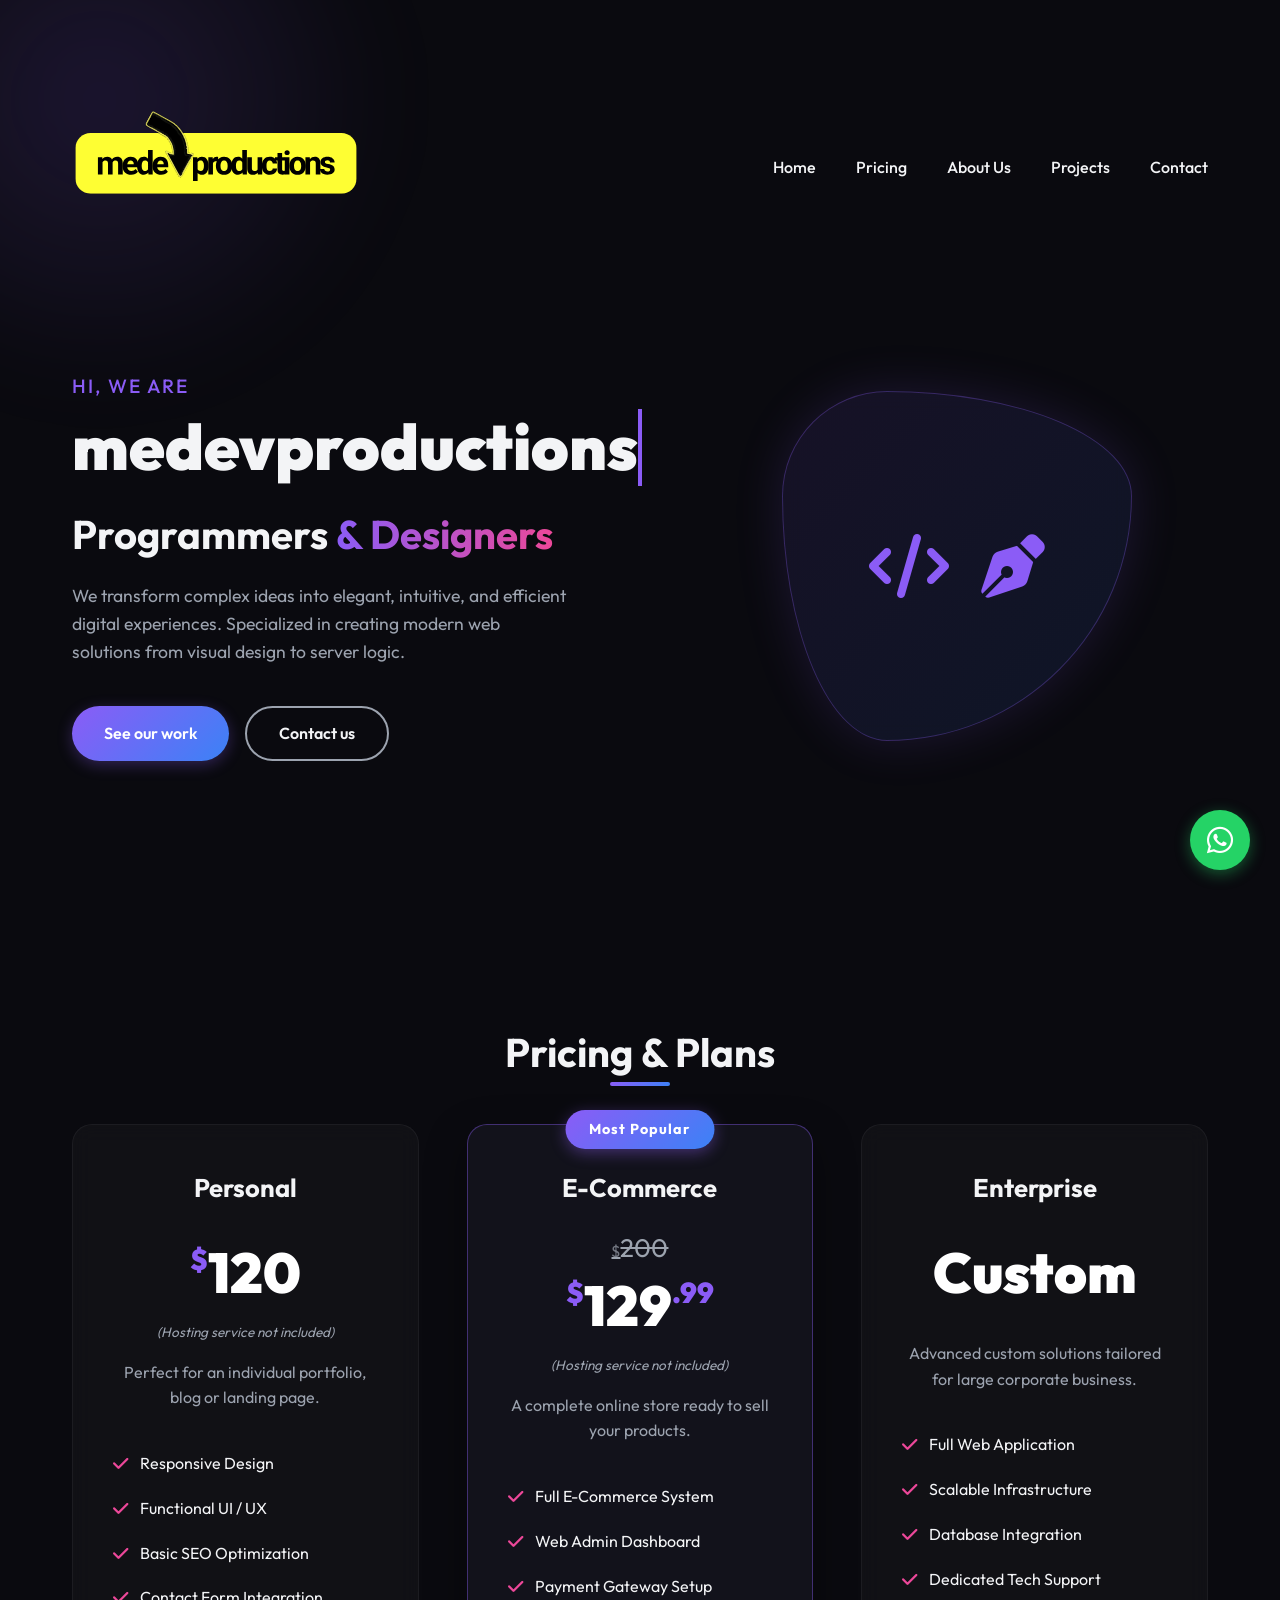
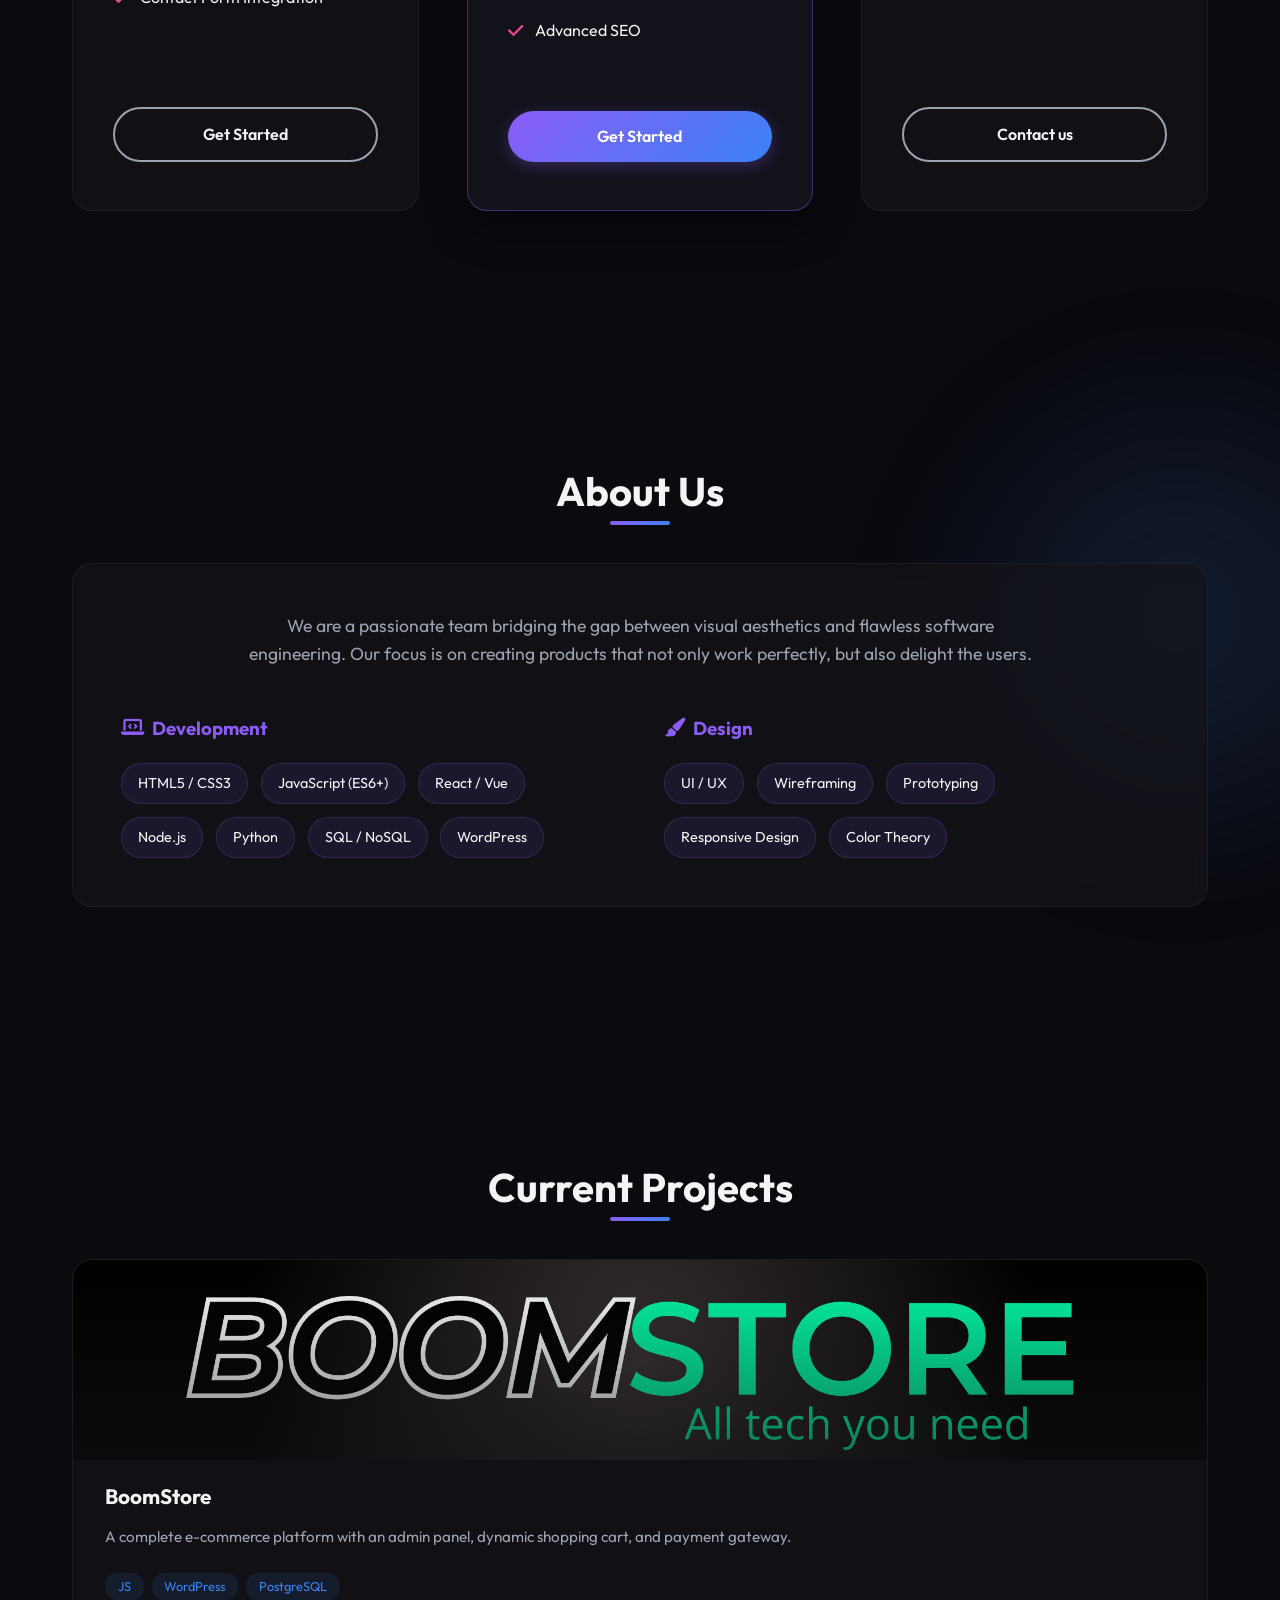
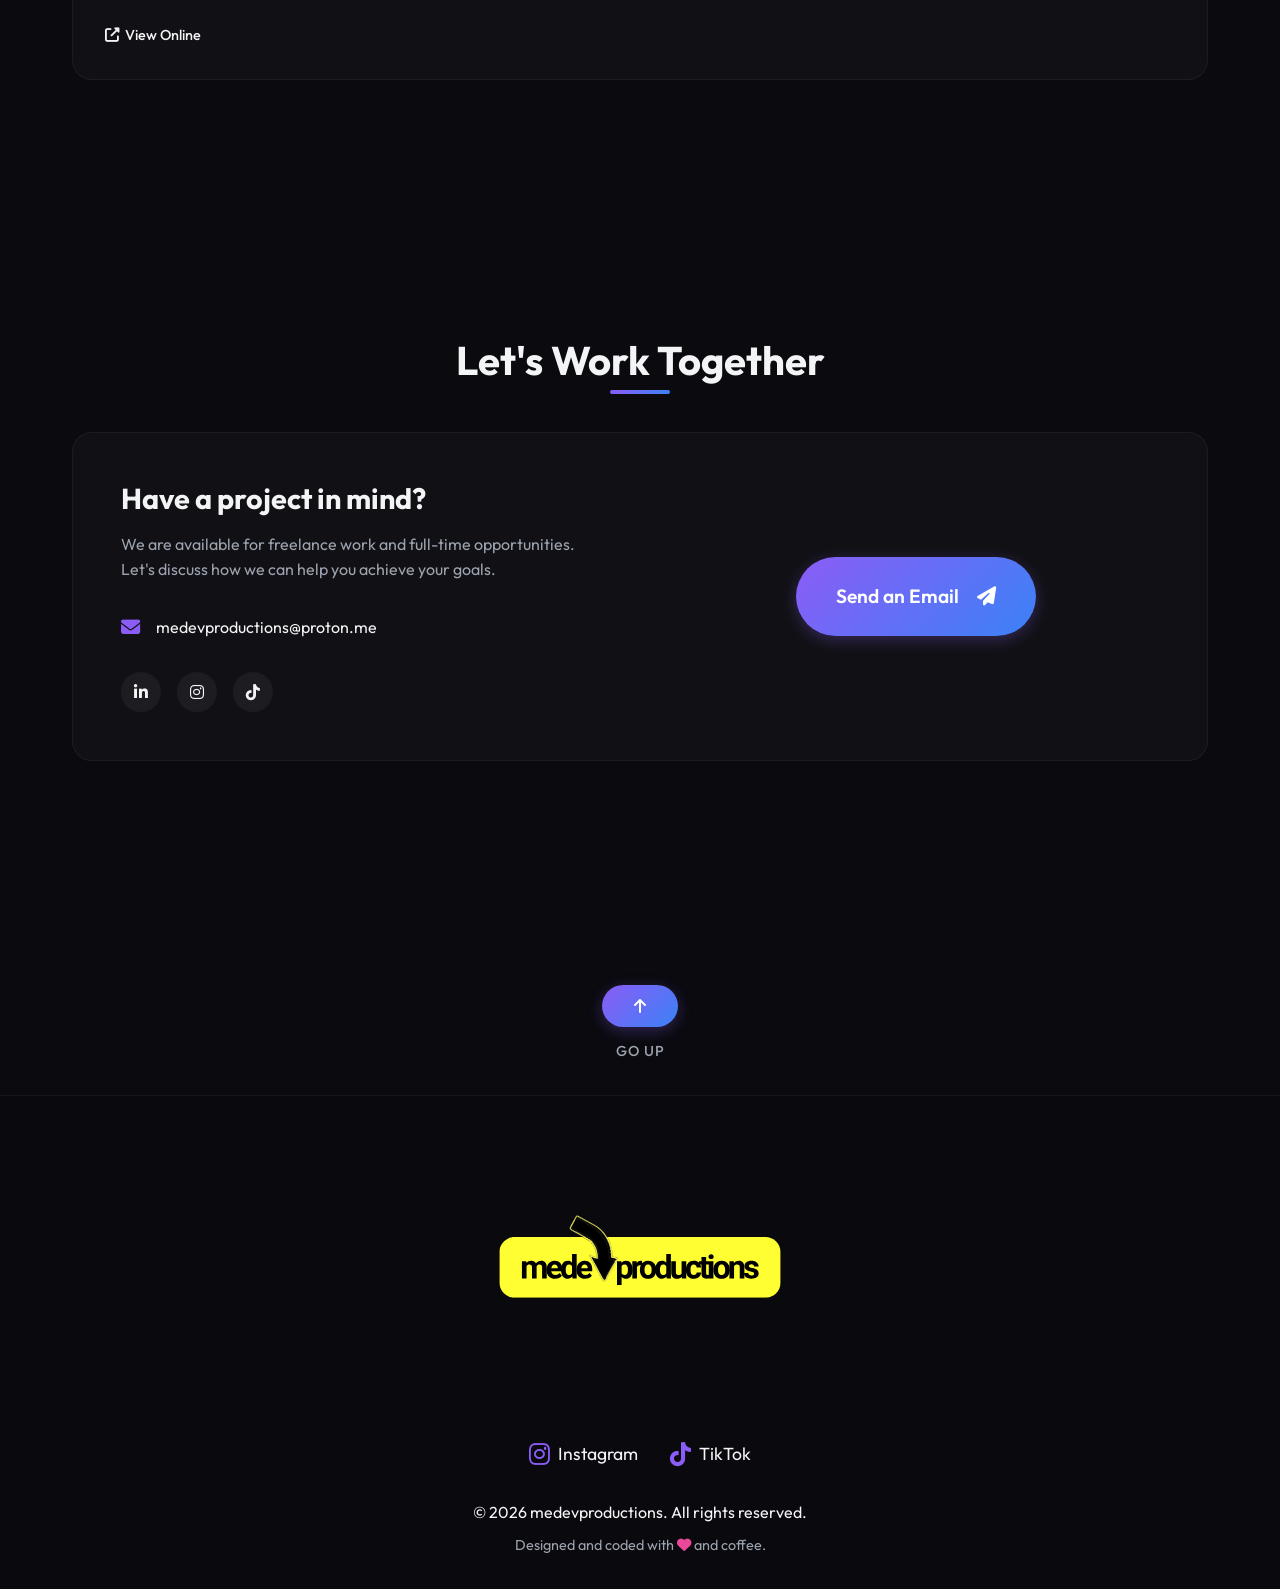
<file: index.html>
<!DOCTYPE html>
<html lang="en">

<head>
    <meta charset="UTF-8">
    <meta name="viewport" content="width=device-width, initial-scale=1.0">
    <!-- SEO Core -->
    <title>medevproductions | Professional Web Development & Design Agency</title>
    <meta name="description" content="medevproductions is a professional agency specialized in converting complex ideas into elegant, intuitive, and efficient digital experiences like E-commerce platforms, landing pages, and scalable web apps.">
    <meta name="keywords" content="web development, web design, UI/UX, full-stack developers, e-commerce, React, Node.js, medevproductions, web agency, custom software, front-end, back-end">
    <meta name="author" content="medevproductions">
    <meta name="robots" content="index, follow">
    <link rel="canonical" href="https://medevproductions.github.io/">

    <!-- Open Graph for Social Media (Facebook, LinkedIn, WhatsApp) -->
    <meta property="og:type" content="website">
    <meta property="og:url" content="https://medevproductions.github.io/">
    <meta property="og:title" content="medevproductions | Web Development & Design Agency">
    <meta property="og:description" content="Specialized in creating modern web solutions from visual design to server logic. We transform your complex ideas into elegant digital experiences.">
    <meta property="og:image" content="https://medevproductions.github.io/logo.svg">

    <!-- Twitter Cards -->
    <meta name="twitter:card" content="summary_large_image">
    <meta name="twitter:title" content="medevproductions | Web Development & Design Agency">
    <meta name="twitter:description" content="Specialized in creating modern web solutions from visual design to server logic.">
    <meta name="twitter:image" content="https://medevproductions.github.io/logo.svg">

    <!-- Favicon -->
    <link rel="icon" type="image/svg+xml" href="logo.svg">
    <link rel="preconnect" href="https://fonts.googleapis.com">
    <link rel="preconnect" href="https://fonts.gstatic.com" crossorigin>
    <link href="https://fonts.googleapis.com/css2?family=Outfit:wght@300;400;500;700;900&display=swap" rel="stylesheet">
    <link rel="stylesheet" href="https://cdnjs.cloudflare.com/ajax/libs/font-awesome/6.4.0/css/all.min.css">
    <link rel="stylesheet" href="styles.css?v=5.0">
</head>

<body>
    <div class="blob-bg"></div>
    <div class="blob-bg blob-2"></div>

    <nav class="navbar" id="navbar">
        <div class="nav-content">
            <a href="#" class="logo">
                <img src="logo.svg" alt="medevproductions Logo" class="nav-logo">
            </a>
            <ul class="nav-links">
                <li><a href="#home">Home</a></li>
                <li><a href="#pricing">Pricing</a></li>
                <li><a href="#about">About Us</a></li>
                <li><a href="#portfolio">Projects</a></li>
                <li><a href="#contact">Contact</a></li>
            </ul>
            <button class="mobile-menu-btn"><i class="fas fa-bars"></i></button>
        </div>
    </nav>

    <main>
        <section id="home" class="hero">
            <div class="hero-content fade-in">
                <p class="greeting">Hi, we are</p>
                <h1 class="name"><span class="typing-effect">medevproductions</span></h1>
                <h2 class="role">Programmers <span class="gradient-text">& Designers</span></h2>
                <p class="description">
                    We transform complex ideas into elegant, intuitive, and efficient digital experiences.
                    Specialized in creating modern web solutions from visual design to server logic.
                </p>
                <div class="cta-buttons">
                    <a href="#portfolio" class="btn btn-primary">See our work</a>
                    <a href="#contact" class="btn btn-secondary">Contact us</a>
                </div>
            </div>
            <div class="hero-image slide-in-right">
                <div class="image-placeholder">
                    <i class="fas fa-code"></i>
                    <i class="fas fa-pen-nib"></i>
                </div>
            </div>
        </section>

        <section id="pricing" class="pricing">
            <h2 class="section-title fade-in">Pricing & Plans</h2>
            <div class="pricing-grid">
                <!-- Personas -->
                <div class="pricing-card fade-in">
                    <h3>Personal</h3>
                    <div class="price"><span>$</span>120</div>
                    <div class="price-note">(Hosting service not included)</div>
                    <p class="pricing-desc">Perfect for an individual portfolio, blog or landing page.</p>
                    <ul class="pricing-features">
                        <li><i class="fas fa-check"></i> Responsive Design</li>
                        <li><i class="fas fa-check"></i> Functional UI / UX</li>
                        <li><i class="fas fa-check"></i> Basic SEO Optimization</li>
                        <li><i class="fas fa-check"></i> Contact Form Integration</li>
                    </ul>
                    <a href="mailto:medevproductions@proton.me?subject=Web%20Development%20Inquiry%20-%20Basic%20Package&body=Hello%20medevproductions%2C%0A%0AI%20am%20interested%20in%20hiring%20you%20for%20the%20Basic%20Web%20Development%20Package.%0A%0AHere%20are%20some%20initial%20details%20about%20my%20project%3A%0A-%20Type%20of%20business%3A%20%5BInsert%20Here%5D%0A-%20Main%20goal%20of%20the%20website%3A%20%5BInsert%20Here%5D%0A-%20Reference%20websites%20I%20like%3A%20%5BInsert%20Here%5D%0A%0APlease%20let%20me%20know%20the%20next%20steps%20to%20get%20started.%0A%0ABest%20regards%2C%0A%5BYour%20Name%5D"
                        class="btn btn-secondary pricing-btn">Get Started</a>
                </div>

                <!-- Tienda en Línea -->
                <div class="pricing-card popular fade-in" style="transition-delay: 0.1s;">
                    <div class="popular-badge">Most Popular</div>
                    <h3>E-Commerce</h3>
                    <div class="price-old"><span>$</span>200</div>
                    <div class="price"><span>$</span>129<span class="cents">.99</span></div>
                    <div class="price-note">(Hosting service not included)</div>
                    <p class="pricing-desc">A complete online store ready to sell your products.</p>
                    <ul class="pricing-features">
                        <li><i class="fas fa-check"></i> Full E-Commerce System</li>
                        <li><i class="fas fa-check"></i> Web Admin Dashboard</li>
                        <li><i class="fas fa-check"></i> Payment Gateway Setup</li>
                        <li><i class="fas fa-check"></i> Advanced SEO</li>
                    </ul>
                    <a href="mailto:medevproductions@proton.me?subject=Web%20Development%20Inquiry%20-%20E-commerce%20Package&body=Hello%20medevproductions%2C%0A%0AI%20am%20interested%20in%20the%20E-commerce%20Development%20Package.%0A%0AMy%20project%20requirements%20are%3A%0A-%20Products%20to%20sell%20(Physical%2FDigital)%3A%20%5BInsert%20Here%5D%0A-%20Estimated%20number%20of%20products%3A%20%5BInsert%20Here%5D%0A-%20Preferred%20payment%20methods%3A%20%5BInsert%20Here%5D%0A%0AI%20look%20forward%20to%20discussing%20this%20project%20with%20you.%0A%0ABest%20regards%2C%0A%5BYour%20Name%5D"
                        class="btn btn-primary pricing-btn">Get Started</a>
                </div>

                <!-- Empresas -->
                <div class="pricing-card fade-in" style="transition-delay: 0.2s;">
                    <h3>Enterprise</h3>
                    <div class="price">Custom</div>
                    <p class="pricing-desc">Advanced custom solutions tailored for large corporate business.</p>
                    <ul class="pricing-features">
                        <li><i class="fas fa-check"></i> Full Web Application</li>
                        <li><i class="fas fa-check"></i> Scalable Infrastructure</li>
                        <li><i class="fas fa-check"></i> Database Integration</li>
                        <li><i class="fas fa-check"></i> Dedicated Tech Support</li>
                    </ul>
                    <a href="#contact" class="btn btn-secondary pricing-btn">Contact us</a>
                </div>
            </div>
        </section>

        <section id="about" class="about">
            <h2 class="section-title fade-in">About Us</h2>
            <div class="about-content">
                <div class="about-text fade-in">
                    <p>We are a passionate team bridging the gap between visual aesthetics and flawless software
                        engineering. Our focus is on creating products that not only work perfectly, but also delight the
                        users.</p>

                    <div class="skills-container">
                        <div class="skill-category">
                            <h3><i class="fas fa-laptop-code"></i> Development</h3>
                            <div class="skill-tags">
                                <span>HTML5 / CSS3</span>
                                <span>JavaScript (ES6+)</span>
                                <span>React / Vue</span>
                                <span>Node.js</span>
                                <span>Python</span>
                                <span>SQL / NoSQL</span>
                                <span>WordPress</span>
                            </div>
                        </div>
                        <div class="skill-category">
                            <h3><i class="fas fa-paint-brush"></i> Design</h3>
                            <div class="skill-tags">
                                <span>UI / UX</span>
                                <span>Wireframing</span>
                                <span>Prototyping</span>
                                <span>Responsive Design</span>
                                <span>Color Theory</span>
                            </div>
                        </div>
                    </div>
                </div>
            </div>
        </section>

        <section id="portfolio" class="portfolio">
            <h2 class="section-title fade-in">Current Projects</h2>
            <div class="projects-grid">
                <!-- Proyecto 1 -->
                <div class="project-card fade-in">
                    <div class="project-image"
                        style="background-image: url('logoe.png'); background-size: cover; background-position: center; background-repeat: no-repeat;">
                    </div>
                    <div class="project-info">
                        <h3>BoomStore</h3>
                        <p>A complete e-commerce platform with an admin panel, dynamic shopping cart, and payment
                            gateway.</p>
                        <div class="project-tech">
                            <span>JS</span>
                            <span>WordPress</span>
                            <span>PostgreSQL</span>
                        </div>
                        <div class="project-links">
                            <a href="https://boomvibestore.com/" target="_blank" rel="noopener noreferrer"
                                class="project-link"><i class="fas fa-external-link-alt"></i> View Online</a>
                        </div>
                    </div>
                </div>


            </div>
        </section>

        <section id="contact" class="contact">
            <h2 class="section-title fade-in">Let's Work Together</h2>
            <div class="contact-container fade-in">
                <div class="contact-info">
                    <h3>Have a project in mind?</h3>
                    <p>We are available for freelance work and full-time opportunities. Let's discuss how we can help you
                        achieve your goals.</p>
                    <ul class="contact-list">
                        <li><i class="fas fa-envelope"></i> medevproductions@proton.me</li>
                    </ul>
                    <div class="social-links">
                        <a href="#" title="LinkedIn"><i class="fab fa-linkedin-in"></i></a>
                        <a href="https://instagram.com/medevproductions" target="_blank" title="@medevproductions"><i
                                class="fab fa-instagram"></i></a>
                        <a href="https://tiktok.com/@medevproductions" target="_blank" title="@medevproductions"><i
                                class="fab fa-tiktok"></i></a>
                    </div>
                </div>
                <div class="contact-action"
                    style="display: flex; align-items: center; justify-content: center; height: 100%;">
                    <a href="mailto:medevproductions@proton.me?subject=Inquiry:%20E-commerce%20Development%20Project&body=Hi%20medevproductions,%0A%0AI'm%20interested%20in%20developing%20a%20professional%20e-commerce%20website%20for%20my%20business.%0A%0AProject%20Details:%0A-%20Business%20Name:%20%0A-%20Current%20Website%20(if%20any):%20%0A-%20Estimated%20Number%20of%20Products:%20%0A%0AI%20would%20like%20to%20schedule%20a%20brief%20call%20to%20discuss%20the%20technical%20requirements%20and%20pricing.%0A%0ABest%20regards,"
                        class="btn btn-primary submit-btn"
                        style="text-decoration: none; padding: 1.5rem 2.5rem; font-size: 1.2rem; width: auto; max-width: 100%; border-radius: 40px;">
                        <span>Send an Email</span> <i class="fas fa-paper-plane" style="margin-left: 10px;"></i>
                    </a>
                </div>
            </div>
        </section>
    </main>

    <div class="back-to-top-container">
        <a href="#home" class="btn btn-primary back-to-top" aria-label="Back to Top">
            <i class="fas fa-arrow-up"></i>
        </a>
        <span class="back-to-top-text">GO UP</span>
    </div>

    <footer>
        <div class="footer-content">
            <div class="footer-logo">
                <img src="logo.svg" alt="medevproductions Logo" class="footer-logo-img">
            </div>
            <div class="footer-socials">
                <a href="https://instagram.com/medevproductions" target="_blank" class="footer-social-link">
                    <i class="fab fa-instagram"></i> Instagram
                </a>
                <a href="https://tiktok.com/@medevproductions" target="_blank" class="footer-social-link">
                    <i class="fab fa-tiktok"></i> TikTok
                </a>
            </div>
            <p>&copy; 2026 medevproductions. All rights reserved.</p>
            <p class="footer-note">Designed and coded with <i class="fas fa-heart"></i> and coffee.</p>
        </div>
    </footer>

    <!-- Floating WhatsApp Button -->
    <button class="whatsapp-float" id="whatsapp-btn" aria-label="Copy WhatsApp Number">
        <i class="fab fa-whatsapp"></i>
    </button>

    <!-- Toast Notification -->
    <div id="toast" class="toast-notification">
        <i class="fas fa-check-circle"></i> <span>WhatsApp number copied</span>
    </div>

    <script src="script.js"></script>
</body>

</html>
</file>
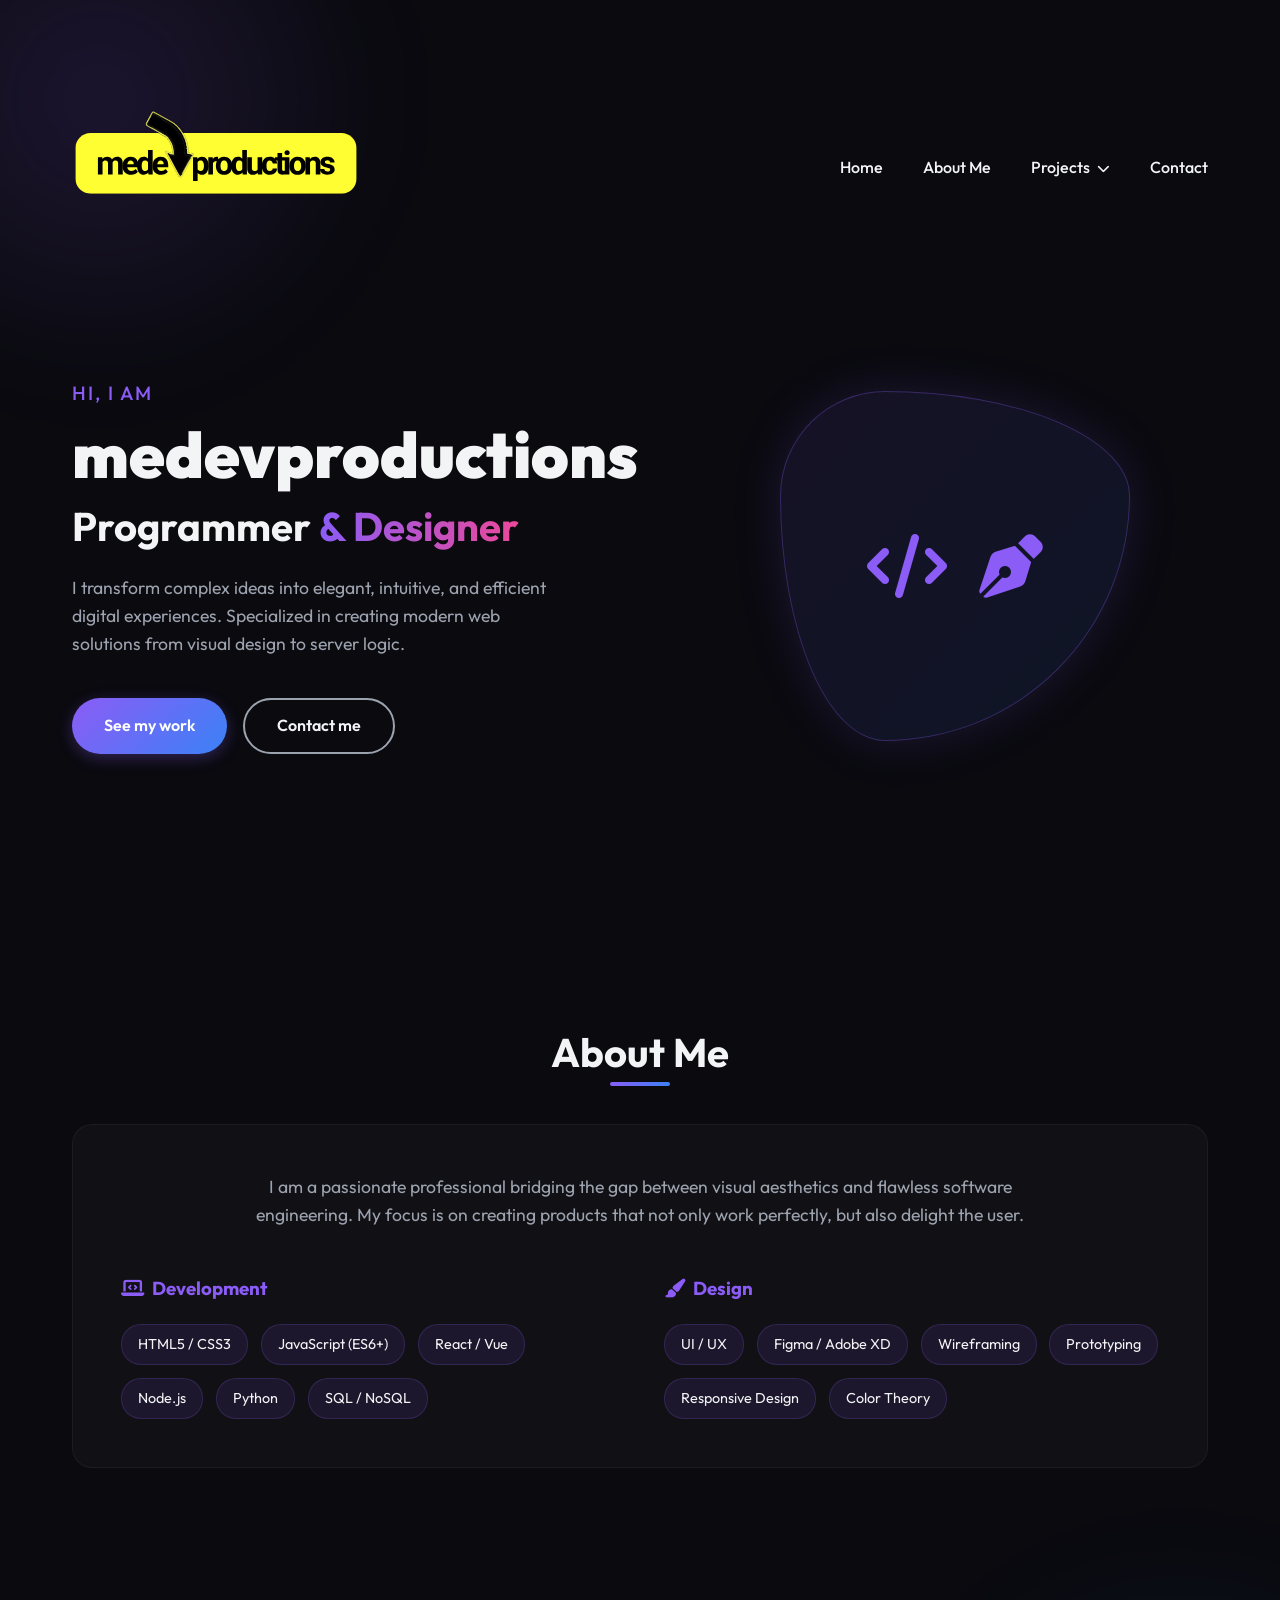
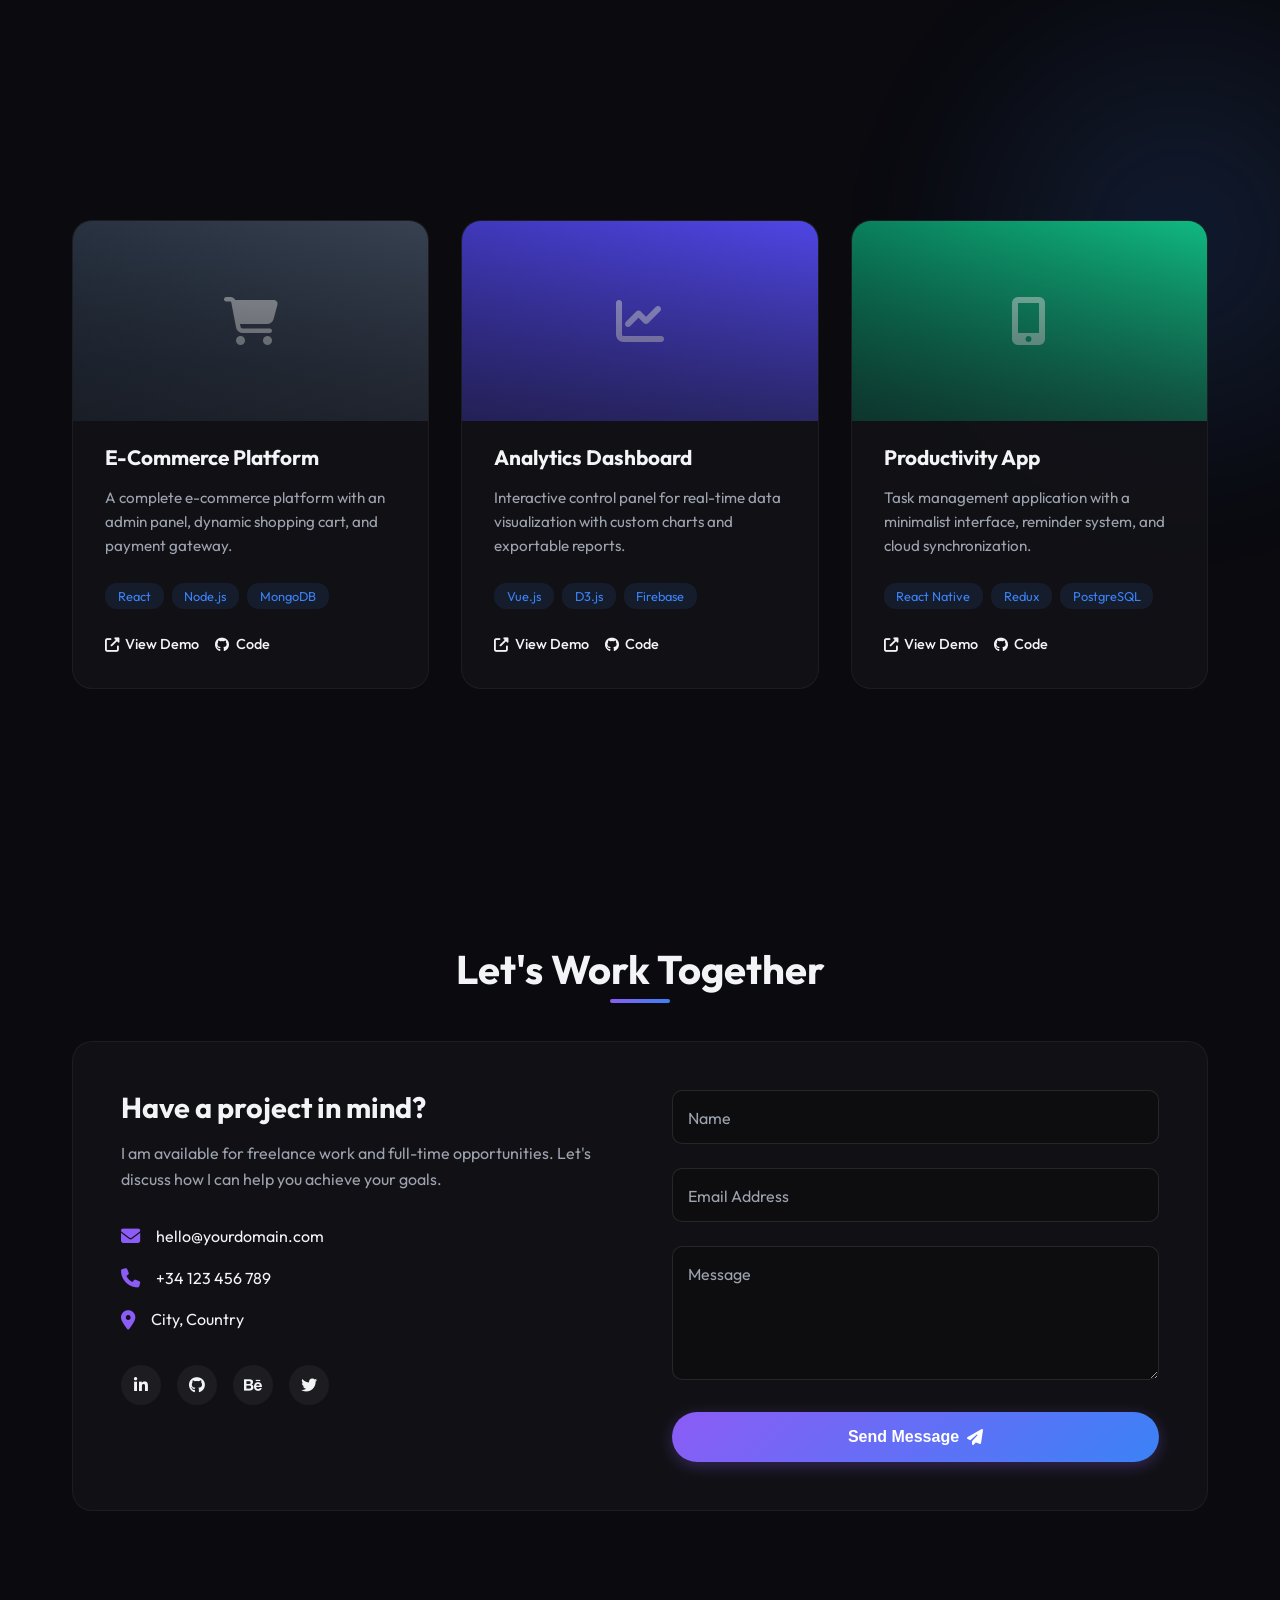
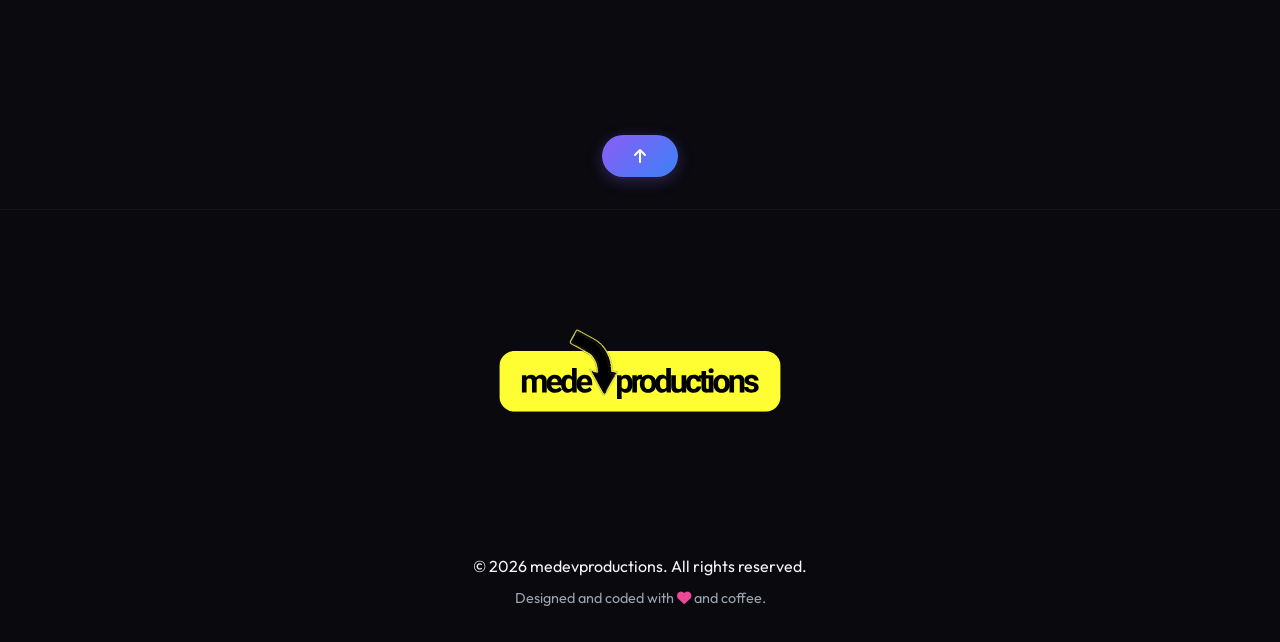
<file: portfolio/index.html>
<!DOCTYPE html>
<html lang="en">

<head>
    <meta charset="UTF-8">
    <meta name="viewport" content="width=device-width, initial-scale=1.0">
    <title>Portfolio | Programmer & Designer</title>
    <meta name="description" content="Professional and creative portfolio of a developer and designer.">
    <link rel="preconnect" href="https://fonts.googleapis.com">
    <link rel="preconnect" href="https://fonts.gstatic.com" crossorigin>
    <link href="https://fonts.googleapis.com/css2?family=Outfit:wght@300;400;500;700;900&display=swap" rel="stylesheet">
    <link rel="stylesheet" href="https://cdnjs.cloudflare.com/ajax/libs/font-awesome/6.4.0/css/all.min.css">
    <link rel="stylesheet" href="styles.css">
</head>

<body>
    <div class="blob-bg"></div>
    <div class="blob-bg blob-2"></div>

    <nav class="navbar" id="navbar">
        <div class="nav-content">
            <a href="#" class="logo">
                <img src="logo.svg" alt="medevproductions Logo" class="nav-logo">
            </a>
            <ul class="nav-links">
                <li><a href="#home">Home</a></li>
                <li><a href="#about">About Me</a></li>
                <li class="dropdown">
                    <a href="#portfolio" class="dropbtn">Projects <i class="fas fa-chevron-down"
                            style="font-size: 0.8em; margin-left: 4px;"></i></a>
                    <div class="dropdown-content">
                        <a href="https://boomvibestore.com" target="_blank" rel="noopener noreferrer">Boomvibestore</a>
                    </div>
                </li>
                <li><a href="#contact">Contact</a></li>
            </ul>
            <button class="mobile-menu-btn"><i class="fas fa-bars"></i></button>
        </div>
    </nav>

    <main>
        <section id="home" class="hero">
            <div class="hero-content fade-in">
                <p class="greeting">Hi, I am</p>
                <h1 class="name">medevproductions</h1>
                <h2 class="role">Programmer <span class="gradient-text">& Designer</span></h2>
                <p class="description">
                    I transform complex ideas into elegant, intuitive, and efficient digital experiences.
                    Specialized in creating modern web solutions from visual design to server logic.
                </p>
                <div class="cta-buttons">
                    <a href="#portfolio" class="btn btn-primary">See my work</a>
                    <a href="#contact" class="btn btn-secondary">Contact me</a>
                </div>
            </div>
            <div class="hero-image slide-in-right">
                <div class="image-placeholder">
                    <i class="fas fa-code"></i>
                    <i class="fas fa-pen-nib"></i>
                </div>
            </div>
        </section>

        <section id="about" class="about">
            <h2 class="section-title fade-in">About Me</h2>
            <div class="about-content">
                <div class="about-text fade-in">
                    <p>I am a passionate professional bridging the gap between visual aesthetics and flawless software
                        engineering. My focus is on creating products that not only work perfectly, but also delight the
                        user.</p>

                    <div class="skills-container">
                        <div class="skill-category">
                            <h3><i class="fas fa-laptop-code"></i> Development</h3>
                            <div class="skill-tags">
                                <span>HTML5 / CSS3</span>
                                <span>JavaScript (ES6+)</span>
                                <span>React / Vue</span>
                                <span>Node.js</span>
                                <span>Python</span>
                                <span>SQL / NoSQL</span>
                            </div>
                        </div>
                        <div class="skill-category">
                            <h3><i class="fas fa-paint-brush"></i> Design</h3>
                            <div class="skill-tags">
                                <span>UI / UX</span>
                                <span>Figma / Adobe XD</span>
                                <span>Wireframing</span>
                                <span>Prototyping</span>
                                <span>Responsive Design</span>
                                <span>Color Theory</span>
                            </div>
                        </div>
                    </div>
                </div>
            </div>
        </section>

        <section id="portfolio" class="portfolio">
            <h2 class="section-title fade-in">Featured Projects</h2>
            <div class="projects-grid">
                <!-- Proyecto 1 -->
                <div class="project-card fade-in">
                    <div class="project-image" style="background: linear-gradient(45deg, #1f2937, #374151);">
                        <i class="fas fa-shopping-cart fa-3x"></i>
                    </div>
                    <div class="project-info">
                        <h3>E-Commerce Platform</h3>
                        <p>A complete e-commerce platform with an admin panel, dynamic shopping cart, and payment
                            gateway.</p>
                        <div class="project-tech">
                            <span>React</span>
                            <span>Node.js</span>
                            <span>MongoDB</span>
                        </div>
                        <div class="project-links">
                            <a href="https://boomvibestore.com/" class="project-link"><i
                                    class="fas fa-external-link-alt"></i> View Demo</a>
                            <a href="https://github.com/medevproductions/boomvibestore" class="project-link"><i
                                    class="fab fa-github"></i> Code</a>
                        </div>
                    </div>
                </div>

                <!-- Proyecto 2 -->
                <div class="project-card fade-in" style="transition-delay: 0.1s">
                    <div class="project-image" style="background: linear-gradient(45deg, #3730a3, #4f46e5);">
                        <i class="fas fa-chart-line fa-3x"></i>
                    </div>
                    <div class="project-info">
                        <h3>Analytics Dashboard</h3>
                        <p>Interactive control panel for real-time data visualization with custom charts and exportable
                            reports.</p>
                        <div class="project-tech">
                            <span>Vue.js</span>
                            <span>D3.js</span>
                            <span>Firebase</span>
                        </div>
                        <div class="project-links">
                            <a href="#" class="project-link"><i class="fas fa-external-link-alt"></i> View Demo</a>
                            <a href="#" class="project-link"><i class="fab fa-github"></i> Code</a>
                        </div>
                    </div>
                </div>

                <!-- Proyecto 3 -->
                <div class="project-card fade-in" style="transition-delay: 0.2s">
                    <div class="project-image" style="background: linear-gradient(45deg, #065f46, #10b981);">
                        <i class="fas fa-mobile-alt fa-3x"></i>
                    </div>
                    <div class="project-info">
                        <h3>Productivity App</h3>
                        <p>Task management application with a minimalist interface, reminder system, and cloud
                            synchronization.</p>
                        <div class="project-tech">
                            <span>React Native</span>
                            <span>Redux</span>
                            <span>PostgreSQL</span>
                        </div>
                        <div class="project-links">
                            <a href="#" class="project-link"><i class="fas fa-external-link-alt"></i> View Demo</a>
                            <a href="#" class="project-link"><i class="fab fa-github"></i> Code</a>
                        </div>
                    </div>
                </div>
            </div>
        </section>

        <section id="contact" class="contact">
            <h2 class="section-title fade-in">Let's Work Together</h2>
            <div class="contact-container fade-in">
                <div class="contact-info">
                    <h3>Have a project in mind?</h3>
                    <p>I am available for freelance work and full-time opportunities. Let's discuss how I can help you
                        achieve your goals.</p>
                    <ul class="contact-list">
                        <li><i class="fas fa-envelope"></i> hello@yourdomain.com</li>
                        <li><i class="fas fa-phone"></i> +34 123 456 789</li>
                        <li><i class="fas fa-map-marker-alt"></i> City, Country</li>
                    </ul>
                    <div class="social-links">
                        <a href="#"><i class="fab fa-linkedin-in"></i></a>
                        <a href="#"><i class="fab fa-github"></i></a>
                        <a href="#"><i class="fab fa-behance"></i></a>
                        <a href="#"><i class="fab fa-twitter"></i></a>
                    </div>
                </div>
                <form class="contact-form">
                    <div class="form-group">
                        <input type="text" id="name" required placeholder=" ">
                        <label for="name">Name</label>
                    </div>
                    <div class="form-group">
                        <input type="email" id="email" required placeholder=" ">
                        <label for="email">Email Address</label>
                    </div>
                    <div class="form-group">
                        <textarea id="message" required placeholder=" " rows="5"></textarea>
                        <label for="message">Message</label>
                    </div>
                    <button type="submit" class="btn btn-primary submit-btn">
                        <span>Send Message</span> <i class="fas fa-paper-plane"></i>
                    </button>
                </form>
            </div>
        </section>
    </main>

    <div class="back-to-top-container">
        <a href="#home" class="btn btn-primary back-to-top" aria-label="Back to Top">
            <i class="fas fa-arrow-up"></i>
        </a>
    </div>

    <footer>
        <div class="footer-content">
            <div class="footer-logo">
                <img src="logo.svg" alt="medevproductions Logo" class="footer-logo-img">
            </div>
            <p>&copy; 2026 medevproductions. All rights reserved.</p>
            <p class="footer-note">Designed and coded with <i class="fas fa-heart"></i> and coffee.</p>
        </div>
    </footer>

    <script src="script.js"></script>
</body>

</html>
</file>
<file: styles.css>
/* Variables y Configuración Base */
:root {
    --bg-dark: #0a0a0f;
    --bg-card: rgba(20, 20, 25, 0.7);
    --text-main: #f3f4f6;
    --text-muted: #9ca3af;
    --primary: #8b5cf6;
    --secondary: #3b82f6;
    --accent: #ec4899;
    --gradient-primary: linear-gradient(135deg, var(--primary) 0%, var(--secondary) 100%);
    --gradient-text: linear-gradient(to right, var(--primary), var(--accent));
    
    --font-main: 'Outfit', sans-serif;
    --transition-smooth: all 0.3s cubic-bezier(0.4, 0, 0.2, 1);
}

* {
    margin: 0;
    padding: 0;
    box-sizing: border-box;
}

html {
    scroll-behavior: smooth;
    overflow-x: hidden;
    width: 100%;
}

body {
    font-family: var(--font-main);
    background-color: var(--bg-dark);
    color: var(--text-main);
    line-height: 1.6;
    overflow-x: hidden;
    width: 100%;
    position: relative;
}

/* Efectos de fondo */
.blob-bg {
    position: absolute;
    width: 600px;
    height: 600px;
    background: radial-gradient(circle, rgba(139, 92, 246, 0.15) 0%, rgba(0, 0, 0, 0) 70%);
    border-radius: 50%;
    top: -200px;
    left: -200px;
    z-index: -1;
    filter: blur(40px);
    animation: float 10s infinite ease-in-out alternate;
}

.blob-2 {
    background: radial-gradient(circle, rgba(59, 130, 246, 0.15) 0%, rgba(0, 0, 0, 0) 70%);
    top: 40%;
    right: -200px;
    left: auto;
    animation-delay: -5s;
}

@keyframes float {
    0% { transform: translate(0, 0) scale(1); }
    100% { transform: translate(50px, 50px) scale(1.1); }
}

/* Tipografía */
h1, h2, h3, h4 {
    line-height: 1.2;
    font-weight: 700;
}

.gradient-text {
    background: var(--gradient-text);
    -webkit-background-clip: text;
    background-clip: text;
    color: transparent;
    display: inline-block;
}

.section-title {
    font-size: 2.5rem;
    margin-bottom: 3rem;
    text-align: center;
    position: relative;
}

.section-title::after {
    content: '';
    position: absolute;
    bottom: -10px;
    left: 50%;
    transform: translateX(-50%);
    width: 60px;
    height: 4px;
    background: var(--gradient-primary);
    border-radius: 2px;
}

/* Navbar */
.navbar {
    position: absolute;
    top: 0;
    width: 100%;
    padding: 1.5rem 0;
    z-index: 1000;
    transition: var(--transition-smooth);
}

.navbar.scrolled {
    background: rgba(10, 10, 15, 0.9);
    backdrop-filter: blur(10px);
    padding: 1rem 0;
    box-shadow: 0 4px 30px rgba(0, 0, 0, 0.1);
    border-bottom: 1px solid rgba(255, 255, 255, 0.05);
}

.nav-content {
    max-width: 1200px;
    margin: 0 auto;
    padding: 0 2rem;
    display: flex;
    justify-content: space-between;
    align-items: center;
}

.logo {
    display: flex;
    align-items: center;
    text-decoration: none;
    color: var(--text-main);
}

.nav-logo {
    height: 288px; /* Doubled from 144px */
    width: auto;
    max-width: 450px;
    object-fit: contain;
}

.nav-links {
    display: flex;
    list-style: none;
    gap: 2.5rem;
}

.nav-links a {
    text-decoration: none;
    color: var(--text-main);
    font-weight: 500;
    font-size: 1rem;
    transition: var(--transition-smooth);
    position: relative;
}

.nav-links a:hover {
    color: var(--primary);
}

.nav-links a::after {
    content: '';
    position: absolute;
    bottom: -5px;
    left: 0;
    width: 0;
    height: 2px;
    background: var(--gradient-primary);
    transition: var(--transition-smooth);
}

.nav-links a:hover::after {
    width: 100%;
}

/* Dropdown */
.dropdown {
    position: relative;
    display: flex;
    align-items: center;
}

.dropdown-content {
    display: none;
    position: absolute;
    top: 100%;
    left: 0;
    margin-top: 5px;
    background: var(--bg-card);
    min-width: 240px;
    box-shadow: 0 10px 30px rgba(0, 0, 0, 0.4);
    border-radius: 12px;
    border: 1px solid rgba(255, 255, 255, 0.05);
    overflow: hidden;
    z-index: 1000;
    backdrop-filter: blur(10px);
}

.dropdown-content a {
    color: var(--text-main);
    padding: 15px 20px;
    text-decoration: none;
    display: block;
    font-size: 0.95rem;
    transition: var(--transition-smooth);
}

.dropdown-content a::after {
    display: none;
}

.dropdown-content a:hover {
    background: rgba(139, 92, 246, 0.15);
    color: var(--primary);
}

.dropdown:hover .dropdown-content {
    display: block;
    animation: fadeIn 0.3s ease;
}

@keyframes fadeIn {
    from { opacity: 0; transform: translateY(-10px); }
    to { opacity: 1; transform: translateY(0); }
}

.mobile-menu-btn {
    display: none;
    background: none;
    border: none;
    color: var(--text-main);
    font-size: 1.5rem;
    cursor: pointer;
}

/* Botones */
.btn {
    display: inline-flex;
    align-items: center;
    justify-content: center;
    padding: 0.8rem 2rem;
    border-radius: 30px;
    font-weight: 600;
    text-decoration: none;
    transition: var(--transition-smooth);
    cursor: pointer;
    border: none;
    font-size: 1rem;
}

.btn-primary {
    background: var(--gradient-primary);
    color: white;
    box-shadow: 0 4px 15px rgba(139, 92, 246, 0.3);
}

.btn-primary:hover {
    transform: translateY(-2px);
    box-shadow: 0 6px 20px rgba(139, 92, 246, 0.4);
}

.btn-secondary {
    background: transparent;
    color: var(--text-main);
    border: 2px solid var(--text-muted);
}

.btn-secondary:hover {
    border-color: var(--primary);
    color: var(--primary);
}

/* Secciones generales */
main {
    max-width: 1200px;
    margin: 0 auto;
    padding: 0 2rem;
}

section {
    padding: 8rem 0;
}

/* Hero Section */
.hero {
    min-height: 100vh;
    display: flex;
    align-items: center;
    justify-content: space-between;
    gap: 4rem;
    padding-top: 360px; /* Increased to make room for giant absolute navbar */
}

.hero-content {
    flex: 1;
}

.greeting {
    font-size: 1.2rem;
    color: var(--primary);
    font-weight: 500;
    margin-bottom: 0.5rem;
    letter-spacing: 2px;
    text-transform: uppercase;
}

.name {
    font-size: 4rem;
    font-weight: 900;
    margin-bottom: 0.5rem;
    display: inline-block;
}

.typing-effect {
    display: inline-block;
    overflow: hidden; /* Hide text as it types */
    white-space: nowrap; /* Keep the text on one line */
    border-right: 4px solid var(--primary); /* The blinking cursor */
    width: 0;
    animation: 
        typing 2s steps(20, end) forwards,
        blink-caret 0.75s step-end infinite;
    max-width: 100%;
}

/* Typing animation */
@keyframes typing {
    from { width: 0; }
    to { width: 100%; }
}

/* Cursor blinking animation */
@keyframes blink-caret {
    from, to { border-color: transparent }
    50% { border-color: var(--primary); }
}

.role {
    font-size: 2.5rem;
    margin-bottom: 1.5rem;
}

.description {
    color: var(--text-muted);
    font-size: 1.1rem;
    max-width: 500px;
    margin-bottom: 2.5rem;
}

.cta-buttons {
    display: flex;
    gap: 1rem;
}

.hero-image {
    flex: 1;
    display: flex;
    justify-content: center;
}

.image-placeholder {
    width: 350px;
    height: 350px;
    background: linear-gradient(135deg, rgba(139, 92, 246, 0.1), rgba(59, 130, 246, 0.1));
    border: 1px solid rgba(139, 92, 246, 0.3);
    border-radius: 30% 70% 70% 30% / 30% 30% 70% 70%;
    display: flex;
    align-items: center;
    justify-content: center;
    gap: 2rem;
    font-size: 4rem;
    color: var(--primary);
    box-shadow: 0 0 50px rgba(139, 92, 246, 0.15);
    animation: morph 8s ease-in-out infinite;
    backdrop-filter: blur(10px);
}

@keyframes morph {
    0% { border-radius: 30% 70% 70% 30% / 30% 30% 70% 70%; }
    25% { border-radius: 58% 42% 75% 25% / 76% 46% 54% 24%; }
    50% { border-radius: 50% 50% 33% 67% / 55% 27% 73% 45%; }
    75% { border-radius: 33% 67% 58% 42% / 63% 68% 32% 37%; }
    100% { border-radius: 30% 70% 70% 30% / 30% 30% 70% 70%; }
}

/* Pricing Section */
.pricing-grid {
    display: grid;
    grid-template-columns: repeat(auto-fit, minmax(300px, 1fr));
    gap: 3rem;
    align-items: center; /* helps aligning the scaled middle card */
}

.pricing-card {
    background: var(--bg-card);
    border: 1px solid rgba(255, 255, 255, 0.05);
    border-radius: 20px;
    padding: 3rem 2.5rem;
    position: relative;
    transition: var(--transition-smooth);
    display: flex;
    flex-direction: column;
    height: 100%;
    backdrop-filter: blur(10px);
}

.pricing-card:hover {
    transform: translateY(-10px);
    border-color: rgba(139, 92, 246, 0.3);
    box-shadow: 0 10px 30px rgba(0, 0, 0, 0.5);
}

.pricing-card.popular {
    transform: scale(1.05);
    background: rgba(20, 20, 30, 0.85); /* Slightly darker */
    border-color: rgba(139, 92, 246, 0.4);
    box-shadow: 0 15px 40px rgba(0, 0, 0, 0.4);
    z-index: 1; /* Make it pop over others */
}

.pricing-card.popular:hover {
    transform: translateY(-10px) scale(1.05); 
    border-color: var(--primary);
    box-shadow: 0 15px 40px rgba(139, 92, 246, 0.3);
}

.popular-badge {
    position: absolute;
    top: -15px;
    left: 50%;
    transform: translateX(-50%);
    background: var(--gradient-primary);
    color: white;
    padding: 0.5rem 1.5rem;
    border-radius: 20px;
    font-size: 0.9rem;
    font-weight: bold;
    letter-spacing: 1px;
    white-space: nowrap;
    box-shadow: 0 4px 15px rgba(139, 92, 246, 0.4);
}

.pricing-card h3 {
    font-size: 1.6rem;
    margin-bottom: 1.5rem;
    text-align: center;
    color: var(--text-main);
}

.pricing-card .price {
    font-size: 3.5rem;
    font-weight: 900;
    text-align: center;
    margin-bottom: 1.5rem;
    color: white;
    display: flex;
    justify-content: center;
    align-items: flex-start;
}

.pricing-card .price span {
    font-size: 1.8rem;
    margin-top: 0.5rem;
    color: var(--primary);
}

.pricing-card .price span.cents {
    margin-top: 0.5rem;
}

.price-old {
    font-size: 1.6rem;
    color: var(--text-muted);
    text-decoration: line-through;
    text-align: center;
    margin-bottom: -0.5rem; /* pull up the actual price */
}

.price-old span {
    font-size: 1rem;
    color: rgba(156, 163, 175, 0.7); /* muted extra */
}

.price-note {
    text-align: center;
    color: var(--text-muted);
    font-size: 0.85rem;
    margin-top: -1.2rem; /* Bring it closer to the price */
    margin-bottom: 1rem;
    font-style: italic;
}

.pricing-desc {
    text-align: center;
    color: var(--text-muted);
    margin-bottom: 2.5rem;
    font-size: 1rem;
    min-height: 48px; /* Alignment for cards with less text */
}

.pricing-features {
    list-style: none;
    margin-bottom: 3rem;
    flex: 1; /* pushes button to bottom */
}

.pricing-features li {
    display: flex;
    align-items: center;
    gap: 12px;
    margin-bottom: 1.2rem;
    color: var(--text-main);
}

.pricing-features i {
    color: var(--accent); /* Accent pink colour to look awesome */
    font-size: 1.1rem;
}

.pricing-btn {
    width: 100%;
}

/* About Section */
.about-content {
    background: var(--bg-card);
    border: 1px solid rgba(255, 255, 255, 0.05);
    border-radius: 20px;
    padding: 3rem;
    backdrop-filter: blur(10px);
}

.about-text > p {
    color: var(--text-muted);
    font-size: 1.1rem;
    margin-bottom: 3rem;
    text-align: center;
    max-width: 800px;
    margin-left: auto;
    margin-right: auto;
}

.skills-container {
    display: grid;
    grid-template-columns: repeat(auto-fit, minmax(300px, 1fr));
    gap: 3rem;
}

.skill-category h3 {
    display: flex;
    align-items: center;
    gap: 0.5rem;
    margin-bottom: 1.5rem;
    color: var(--primary);
}

.skill-tags {
    display: flex;
    flex-wrap: wrap;
    gap: 0.8rem;
}

.skill-tags span {
    background: rgba(139, 92, 246, 0.1);
    color: var(--text-main);
    padding: 0.5rem 1rem;
    border-radius: 20px;
    font-size: 0.9rem;
    border: 1px solid rgba(139, 92, 246, 0.2);
    transition: var(--transition-smooth);
}

.skill-tags span:hover {
    background: rgba(139, 92, 246, 0.2);
    transform: translateY(-2px);
}

/* Portfolio Section */
.projects-grid {
    display: grid;
    grid-template-columns: repeat(auto-fit, minmax(320px, 1fr));
    gap: 2rem;
}

.project-card {
    background: var(--bg-card);
    border: 1px solid rgba(255, 255, 255, 0.05);
    border-radius: 20px;
    overflow: hidden;
    transition: var(--transition-smooth);
}

.project-card:hover {
    transform: translateY(-10px);
    border-color: rgba(139, 92, 246, 0.3);
    box-shadow: 0 10px 30px rgba(0, 0, 0, 0.5);
}

.project-image {
    height: 200px;
    display: flex;
    align-items: center;
    justify-content: center;
    color: rgba(255, 255, 255, 0.5);
    position: relative;
    overflow: hidden;
}

.project-image::before {
    content: '';
    position: absolute;
    top: 0;
    left: 0;
    width: 100%;
    height: 100%;
    background: linear-gradient(to bottom, transparent, var(--bg-card));
    opacity: 0.8;
}

.project-info {
    padding: 1.5rem 2rem 2rem;
}

.project-info h3 {
    font-size: 1.3rem;
    margin-bottom: 1rem;
}

.project-info p {
    color: var(--text-muted);
    font-size: 0.95rem;
    margin-bottom: 1.5rem;
}

.project-tech {
    display: flex;
    flex-wrap: wrap;
    gap: 0.5rem;
    margin-bottom: 1.5rem;
}

.project-tech span {
    font-size: 0.8rem;
    color: var(--secondary);
    background: rgba(59, 130, 246, 0.1);
    padding: 0.2rem 0.8rem;
    border-radius: 12px;
}

.project-links {
    display: flex;
    gap: 1rem;
}

.project-link {
    color: var(--text-main);
    text-decoration: none;
    font-size: 0.9rem;
    font-weight: 500;
    transition: var(--transition-smooth);
    display: flex;
    align-items: center;
    gap: 0.4rem;
}

.project-link:hover {
    color: var(--primary);
}

/* Contact Section */
.contact-container {
    display: grid;
    grid-template-columns: 1fr 1fr;
    gap: 4rem;
    background: var(--bg-card);
    border: 1px solid rgba(255, 255, 255, 0.05);
    border-radius: 20px;
    padding: 3rem;
}

.contact-info h3 {
    font-size: 1.8rem;
    margin-bottom: 1rem;
}

.contact-info p {
    color: var(--text-muted);
    margin-bottom: 2rem;
}

.contact-list {
    list-style: none;
    margin-bottom: 2rem;
}

.contact-list li {
    display: flex;
    align-items: center;
    gap: 1rem;
    margin-bottom: 1rem;
    color: var(--text-main);
}

.contact-list i {
    color: var(--primary);
    font-size: 1.2rem;
}

.social-links {
    display: flex;
    gap: 1rem;
}

.social-links a {
    display: flex;
    align-items: center;
    justify-content: center;
    width: 40px;
    height: 40px;
    border-radius: 50%;
    background: rgba(255, 255, 255, 0.05);
    color: var(--text-main);
    text-decoration: none;
    transition: var(--transition-smooth);
}

.social-links a:hover {
    background: var(--primary);
    transform: translateY(-3px);
}

.contact-form {
    display: flex;
    flex-direction: column;
    gap: 1.5rem;
}

.form-group {
    position: relative;
}

.form-group input,
.form-group textarea {
    width: 100%;
    padding: 1rem;
    background: rgba(0, 0, 0, 0.2);
    border: 1px solid rgba(255, 255, 255, 0.1);
    border-radius: 10px;
    color: var(--text-main);
    font-family: inherit;
    font-size: 1rem;
    transition: var(--transition-smooth);
    outline: none;
}

.form-group label {
    position: absolute;
    left: 1rem;
    top: 1rem;
    color: var(--text-muted);
    transition: var(--transition-smooth);
    pointer-events: none;
}

.form-group input:focus,
.form-group textarea:focus,
.form-group input:not(:placeholder-shown),
.form-group textarea:not(:placeholder-shown) {
    border-color: var(--primary);
    background: rgba(0, 0, 0, 0.4);
}

.form-group input:focus + label,
.form-group textarea:focus + label,
.form-group input:not(:placeholder-shown) + label,
.form-group textarea:not(:placeholder-shown) + label {
    top: -0.6rem;
    left: 0.8rem;
    font-size: 0.8rem;
    background: var(--bg-dark);
    padding: 0 0.4rem;
    color: var(--primary);
}

.submit-btn {
    width: 100%;
    gap: 0.5rem;
    padding: 1rem;
}

/* Footer */
footer {
    border-top: 1px solid rgba(255, 255, 255, 0.05);
    padding: 2rem 0;
    text-align: center;
    background: rgba(10, 10, 15, 0.5);
}

.footer-content {
    max-width: 1200px;
    margin: 0 auto;
    padding: 0 2rem;
}

.footer-note {
    color: var(--text-muted);
    font-size: 0.9rem;
    margin-top: 0.5rem;
}

.footer-note i {
    color: var(--accent);
}

/* Animations base classes */
.fade-in {
    opacity: 0;
    transform: translateY(30px);
    transition: opacity 0.8s ease-out, transform 0.8s ease-out;
}

.fade-in.visible {
    opacity: 1;
    transform: translateY(0);
}

.slide-in-right {
    opacity: 0;
    transform: translateX(50px);
    transition: opacity 0.8s ease-out, transform 0.8s ease-out;
}

.slide-in-right.visible {
    opacity: 1;
    transform: translateX(0);
}

/* Footer layout */
.footer-logo {
    margin-bottom: 1.5rem;
    display: flex;
    justify-content: center;
}

.footer-logo-img {
    height: 288px; /* same as header logo */
    width: auto;
    object-fit: contain;
    max-width: 450px;
}

.footer-socials {
    display: flex;
    justify-content: center;
    gap: 2rem;
    margin-bottom: 2rem;
}

.footer-social-link {
    display: inline-flex;
    align-items: center;
    gap: 0.5rem;
    color: var(--text-main);
    text-decoration: none;
    font-size: 1.1rem;
    transition: var(--transition-smooth);
}

.footer-social-link i {
    font-size: 1.5rem;
    color: var(--primary);
}

.footer-social-link:hover {
    color: var(--primary);
    transform: translateY(-3px);
}

/* Back to Top */
.back-to-top-container {
    display: flex;
    flex-direction: column;
    align-items: center;
    justify-content: center;
    gap: 0.8rem;
    padding: 2rem 0;
    margin-top: 4rem;
    position: relative;
    z-index: 10;
}

.back-to-top-text {
    font-size: 0.9rem;
    color: var(--text-muted);
    letter-spacing: 1px;
    text-transform: uppercase;
    font-weight: 500;
}

/* WhatsApp Float */
.whatsapp-float {
    position: fixed;
    bottom: 30px;
    right: 30px;
    width: 60px;
    height: 60px;
    background-color: #25d366;
    color: white;
    border-radius: 50%;
    text-align: center;
    font-size: 30px;
    box-shadow: 0 4px 15px rgba(37, 211, 102, 0.4);
    z-index: 1000;
    cursor: pointer;
    border: none;
    display: flex;
    align-items: center;
    justify-content: center;
    transition: var(--transition-smooth);
}

.whatsapp-float:hover {
    transform: translateY(-5px) scale(1.05);
    box-shadow: 0 6px 20px rgba(37, 211, 102, 0.6);
    background-color: #1ebe57;
}

/* Toast Notification */
.toast-notification {
    visibility: hidden;
    min-width: 250px;
    background-color: var(--bg-card);
    border: 1px solid rgba(255,255,255,0.1);
    color: var(--text-main);
    text-align: center;
    border-radius: 30px;
    padding: 16px;
    position: fixed;
    z-index: 1002;
    left: 50%;
    bottom: 30px;
    transform: translateX(-50%);
    font-size: 1rem;
    box-shadow: 0 10px 30px rgba(0,0,0,0.5);
    backdrop-filter: blur(10px);
    display: flex;
    align-items: center;
    justify-content: center;
    gap: 10px;
}

.toast-notification i {
    color: #10b981;
    font-size: 1.2rem;
}

.toast-notification.show {
    visibility: visible;
    animation: fadein 0.5s, fadeout 0.5s 2.5s;
}

@keyframes fadein {
    from {bottom: 0; opacity: 0;}
    to {bottom: 30px; opacity: 1;}
}

@keyframes fadeout {
    from {bottom: 30px; opacity: 1;}
    to {bottom: 0; opacity: 0;}
}

/* Responsive */
@media (max-width: 992px) {
    .hero {
        flex-direction: column;
        text-align: center;
        padding-top: 150px;
    }

    .description {
        margin: 0 auto 2.5rem;
    }

    .cta-buttons {
        justify-content: center;
    }

    .contact-container {
        grid-template-columns: 1fr;
        text-align: center;
    }

    .about-content {
        text-align: center;
    }

    .skill-category h3 {
        justify-content: center;
    }

    .skill-tags {
        justify-content: center;
    }

    .pricing-card.popular {
        transform: scale(1);
    }
    
    .pricing-card.popular:hover {
        transform: translateY(-10px) scale(1);
    }

    .contact-list li {
        justify-content: center;
    }
    
    .social-links {
        justify-content: center;
    }
}

@media (max-width: 768px) {
    .hero {
        padding-top: 250px;
    }

    .nav-logo {
        height: 160px; /* Bigger for mobile */
    }

    .nav-links {
        position: fixed;
        top: 210px; /* Space for the 160px logo and paddings */
        left: -100%;
        width: 100%;
        height: calc(100vh - 210px);
        background: rgba(10, 10, 15, 0.65); /* More transparent to allow elegant blur */
        backdrop-filter: blur(25px); /* Strong elegant blur */
        -webkit-backdrop-filter: blur(25px); /* Safari support */
        flex-direction: column;
        align-items: center;
        justify-content: center;
        gap: 3rem; /* Increase gap for elegance */
        transition: 0.5s cubic-bezier(0.4, 0, 0.2, 1);
        z-index: 999;
        pointer-events: none; /* Ignore clicks while hidden */
        opacity: 0;
    }

    .nav-links.active {
        left: 0;
        pointer-events: auto; /* Enable clicks */
        opacity: 1;
    }

    /* Elegant Link States */
    .nav-links a {
        font-size: 1.8rem;
        font-weight: 700;
        text-transform: uppercase;
        letter-spacing: 2px;
        padding: 0.5rem 1.5rem;
        border-radius: 12px;
        transition: var(--transition-smooth);
    }
    
    .nav-links a:active,
    .nav-links a:focus,
    .dropdown-content a:active,
    .dropdown-content a:focus {
        background-color: rgba(59, 130, 246, 0.2); /* Secondary color faint bg */
        color: var(--secondary); /* The theme secondary blue color */
        transform: scale(1.1);
    }

    .mobile-menu-btn {
        display: block;
        z-index: 1001; /* Ensure button stays on top when menu is open */
    }

    .name {
        font-size: 2.2rem; /* Reduced to fit long name without breaking layout */
        word-wrap: break-word; /* Ensure the name wraps if it still over-extends */
    }

    .role {
        font-size: 1.4rem;
    }

    /* Adjust main padding for narrow screens */
    main {
        padding: 0 1.2rem;
    }

    .section-title {
        font-size: 2rem;
    }

    /* Adjust About section for smaller screens to prevent card overflow */
    .about-content {
        padding: 1.5rem;
    }

    .skills-container {
        grid-template-columns: 1fr;
        gap: 2rem;
    }

    .whatsapp-float {
        bottom: 20px;
        right: 20px;
        width: 50px;
        height: 50px;
        font-size: 25px;
    }
}
</file>
<file: portfolio/styles.css>
/* Variables y Configuración Base */
:root {
    --bg-dark: #0a0a0f;
    --bg-card: rgba(20, 20, 25, 0.7);
    --text-main: #f3f4f6;
    --text-muted: #9ca3af;
    --primary: #8b5cf6;
    --secondary: #3b82f6;
    --accent: #ec4899;
    --gradient-primary: linear-gradient(135deg, var(--primary) 0%, var(--secondary) 100%);
    --gradient-text: linear-gradient(to right, var(--primary), var(--accent));
    
    --font-main: 'Outfit', sans-serif;
    --transition-smooth: all 0.3s cubic-bezier(0.4, 0, 0.2, 1);
}

* {
    margin: 0;
    padding: 0;
    box-sizing: border-box;
}

html {
    scroll-behavior: smooth;
}

body {
    font-family: var(--font-main);
    background-color: var(--bg-dark);
    color: var(--text-main);
    line-height: 1.6;
    overflow-x: hidden;
    position: relative;
}

/* Efectos de fondo */
.blob-bg {
    position: absolute;
    width: 600px;
    height: 600px;
    background: radial-gradient(circle, rgba(139, 92, 246, 0.15) 0%, rgba(0, 0, 0, 0) 70%);
    border-radius: 50%;
    top: -200px;
    left: -200px;
    z-index: -1;
    filter: blur(40px);
    animation: float 10s infinite ease-in-out alternate;
}

.blob-2 {
    background: radial-gradient(circle, rgba(59, 130, 246, 0.15) 0%, rgba(0, 0, 0, 0) 70%);
    top: 40%;
    right: -200px;
    left: auto;
    animation-delay: -5s;
}

@keyframes float {
    0% { transform: translate(0, 0) scale(1); }
    100% { transform: translate(50px, 50px) scale(1.1); }
}

/* Tipografía */
h1, h2, h3, h4 {
    line-height: 1.2;
    font-weight: 700;
}

.gradient-text {
    background: var(--gradient-text);
    -webkit-background-clip: text;
    background-clip: text;
    color: transparent;
    display: inline-block;
}

.section-title {
    font-size: 2.5rem;
    margin-bottom: 3rem;
    text-align: center;
    position: relative;
}

.section-title::after {
    content: '';
    position: absolute;
    bottom: -10px;
    left: 50%;
    transform: translateX(-50%);
    width: 60px;
    height: 4px;
    background: var(--gradient-primary);
    border-radius: 2px;
}

/* Navbar */
.navbar {
    position: absolute;
    top: 0;
    width: 100%;
    padding: 1.5rem 0;
    z-index: 1000;
    transition: var(--transition-smooth);
}

.navbar.scrolled {
    background: rgba(10, 10, 15, 0.9);
    backdrop-filter: blur(10px);
    padding: 1rem 0;
    box-shadow: 0 4px 30px rgba(0, 0, 0, 0.1);
    border-bottom: 1px solid rgba(255, 255, 255, 0.05);
}

.nav-content {
    max-width: 1200px;
    margin: 0 auto;
    padding: 0 2rem;
    display: flex;
    justify-content: space-between;
    align-items: center;
}

.logo {
    display: flex;
    align-items: center;
    text-decoration: none;
    color: var(--text-main);
}

.nav-logo {
    height: 288px; /* Doubled from 144px */
    width: auto;
    max-width: 450px;
    object-fit: contain;
}

.nav-links {
    display: flex;
    list-style: none;
    gap: 2.5rem;
}

.nav-links a {
    text-decoration: none;
    color: var(--text-main);
    font-weight: 500;
    font-size: 1rem;
    transition: var(--transition-smooth);
    position: relative;
}

.nav-links a:hover {
    color: var(--primary);
}

.nav-links a::after {
    content: '';
    position: absolute;
    bottom: -5px;
    left: 0;
    width: 0;
    height: 2px;
    background: var(--gradient-primary);
    transition: var(--transition-smooth);
}

.nav-links a:hover::after {
    width: 100%;
}

/* Dropdown */
.dropdown {
    position: relative;
    display: flex;
    align-items: center;
}

.dropdown-content {
    display: none;
    position: absolute;
    top: 100%;
    left: 0;
    margin-top: 5px;
    background: var(--bg-card);
    min-width: 240px;
    box-shadow: 0 10px 30px rgba(0, 0, 0, 0.4);
    border-radius: 12px;
    border: 1px solid rgba(255, 255, 255, 0.05);
    overflow: hidden;
    z-index: 1000;
    backdrop-filter: blur(10px);
}

.dropdown-content a {
    color: var(--text-main);
    padding: 15px 20px;
    text-decoration: none;
    display: block;
    font-size: 0.95rem;
    transition: var(--transition-smooth);
}

.dropdown-content a::after {
    display: none;
}

.dropdown-content a:hover {
    background: rgba(139, 92, 246, 0.15);
    color: var(--primary);
}

.dropdown:hover .dropdown-content {
    display: block;
    animation: fadeIn 0.3s ease;
}

@keyframes fadeIn {
    from { opacity: 0; transform: translateY(-10px); }
    to { opacity: 1; transform: translateY(0); }
}

.mobile-menu-btn {
    display: none;
    background: none;
    border: none;
    color: var(--text-main);
    font-size: 1.5rem;
    cursor: pointer;
}

/* Botones */
.btn {
    display: inline-flex;
    align-items: center;
    justify-content: center;
    padding: 0.8rem 2rem;
    border-radius: 30px;
    font-weight: 600;
    text-decoration: none;
    transition: var(--transition-smooth);
    cursor: pointer;
    border: none;
    font-size: 1rem;
}

.btn-primary {
    background: var(--gradient-primary);
    color: white;
    box-shadow: 0 4px 15px rgba(139, 92, 246, 0.3);
}

.btn-primary:hover {
    transform: translateY(-2px);
    box-shadow: 0 6px 20px rgba(139, 92, 246, 0.4);
}

.btn-secondary {
    background: transparent;
    color: var(--text-main);
    border: 2px solid var(--text-muted);
}

.btn-secondary:hover {
    border-color: var(--primary);
    color: var(--primary);
}

/* Secciones generales */
main {
    max-width: 1200px;
    margin: 0 auto;
    padding: 0 2rem;
}

section {
    padding: 8rem 0;
}

/* Hero Section */
.hero {
    min-height: 100vh;
    display: flex;
    align-items: center;
    justify-content: space-between;
    gap: 4rem;
    padding-top: 360px; /* Increased to make room for giant absolute navbar */
}

.hero-content {
    flex: 1;
}

.greeting {
    font-size: 1.2rem;
    color: var(--primary);
    font-weight: 500;
    margin-bottom: 0.5rem;
    letter-spacing: 2px;
    text-transform: uppercase;
}

.name {
    font-size: 4rem;
    font-weight: 900;
    margin-bottom: 0.5rem;
}

.role {
    font-size: 2.5rem;
    margin-bottom: 1.5rem;
}

.description {
    color: var(--text-muted);
    font-size: 1.1rem;
    max-width: 500px;
    margin-bottom: 2.5rem;
}

.cta-buttons {
    display: flex;
    gap: 1rem;
}

.hero-image {
    flex: 1;
    display: flex;
    justify-content: center;
}

.image-placeholder {
    width: 350px;
    height: 350px;
    background: linear-gradient(135deg, rgba(139, 92, 246, 0.1), rgba(59, 130, 246, 0.1));
    border: 1px solid rgba(139, 92, 246, 0.3);
    border-radius: 30% 70% 70% 30% / 30% 30% 70% 70%;
    display: flex;
    align-items: center;
    justify-content: center;
    gap: 2rem;
    font-size: 4rem;
    color: var(--primary);
    box-shadow: 0 0 50px rgba(139, 92, 246, 0.15);
    animation: morph 8s ease-in-out infinite;
    backdrop-filter: blur(10px);
}

@keyframes morph {
    0% { border-radius: 30% 70% 70% 30% / 30% 30% 70% 70%; }
    25% { border-radius: 58% 42% 75% 25% / 76% 46% 54% 24%; }
    50% { border-radius: 50% 50% 33% 67% / 55% 27% 73% 45%; }
    75% { border-radius: 33% 67% 58% 42% / 63% 68% 32% 37%; }
    100% { border-radius: 30% 70% 70% 30% / 30% 30% 70% 70%; }
}

/* About Section */
.about-content {
    background: var(--bg-card);
    border: 1px solid rgba(255, 255, 255, 0.05);
    border-radius: 20px;
    padding: 3rem;
    backdrop-filter: blur(10px);
}

.about-text > p {
    color: var(--text-muted);
    font-size: 1.1rem;
    margin-bottom: 3rem;
    text-align: center;
    max-width: 800px;
    margin-left: auto;
    margin-right: auto;
}

.skills-container {
    display: grid;
    grid-template-columns: repeat(auto-fit, minmax(300px, 1fr));
    gap: 3rem;
}

.skill-category h3 {
    display: flex;
    align-items: center;
    gap: 0.5rem;
    margin-bottom: 1.5rem;
    color: var(--primary);
}

.skill-tags {
    display: flex;
    flex-wrap: wrap;
    gap: 0.8rem;
}

.skill-tags span {
    background: rgba(139, 92, 246, 0.1);
    color: var(--text-main);
    padding: 0.5rem 1rem;
    border-radius: 20px;
    font-size: 0.9rem;
    border: 1px solid rgba(139, 92, 246, 0.2);
    transition: var(--transition-smooth);
}

.skill-tags span:hover {
    background: rgba(139, 92, 246, 0.2);
    transform: translateY(-2px);
}

/* Portfolio Section */
.projects-grid {
    display: grid;
    grid-template-columns: repeat(auto-fit, minmax(320px, 1fr));
    gap: 2rem;
}

.project-card {
    background: var(--bg-card);
    border: 1px solid rgba(255, 255, 255, 0.05);
    border-radius: 20px;
    overflow: hidden;
    transition: var(--transition-smooth);
}

.project-card:hover {
    transform: translateY(-10px);
    border-color: rgba(139, 92, 246, 0.3);
    box-shadow: 0 10px 30px rgba(0, 0, 0, 0.5);
}

.project-image {
    height: 200px;
    display: flex;
    align-items: center;
    justify-content: center;
    color: rgba(255, 255, 255, 0.5);
    position: relative;
    overflow: hidden;
}

.project-image::before {
    content: '';
    position: absolute;
    top: 0;
    left: 0;
    width: 100%;
    height: 100%;
    background: linear-gradient(to bottom, transparent, var(--bg-card));
    opacity: 0.8;
}

.project-info {
    padding: 1.5rem 2rem 2rem;
}

.project-info h3 {
    font-size: 1.3rem;
    margin-bottom: 1rem;
}

.project-info p {
    color: var(--text-muted);
    font-size: 0.95rem;
    margin-bottom: 1.5rem;
}

.project-tech {
    display: flex;
    flex-wrap: wrap;
    gap: 0.5rem;
    margin-bottom: 1.5rem;
}

.project-tech span {
    font-size: 0.8rem;
    color: var(--secondary);
    background: rgba(59, 130, 246, 0.1);
    padding: 0.2rem 0.8rem;
    border-radius: 12px;
}

.project-links {
    display: flex;
    gap: 1rem;
}

.project-link {
    color: var(--text-main);
    text-decoration: none;
    font-size: 0.9rem;
    font-weight: 500;
    transition: var(--transition-smooth);
    display: flex;
    align-items: center;
    gap: 0.4rem;
}

.project-link:hover {
    color: var(--primary);
}

/* Contact Section */
.contact-container {
    display: grid;
    grid-template-columns: 1fr 1fr;
    gap: 4rem;
    background: var(--bg-card);
    border: 1px solid rgba(255, 255, 255, 0.05);
    border-radius: 20px;
    padding: 3rem;
}

.contact-info h3 {
    font-size: 1.8rem;
    margin-bottom: 1rem;
}

.contact-info p {
    color: var(--text-muted);
    margin-bottom: 2rem;
}

.contact-list {
    list-style: none;
    margin-bottom: 2rem;
}

.contact-list li {
    display: flex;
    align-items: center;
    gap: 1rem;
    margin-bottom: 1rem;
    color: var(--text-main);
}

.contact-list i {
    color: var(--primary);
    font-size: 1.2rem;
}

.social-links {
    display: flex;
    gap: 1rem;
}

.social-links a {
    display: flex;
    align-items: center;
    justify-content: center;
    width: 40px;
    height: 40px;
    border-radius: 50%;
    background: rgba(255, 255, 255, 0.05);
    color: var(--text-main);
    text-decoration: none;
    transition: var(--transition-smooth);
}

.social-links a:hover {
    background: var(--primary);
    transform: translateY(-3px);
}

.contact-form {
    display: flex;
    flex-direction: column;
    gap: 1.5rem;
}

.form-group {
    position: relative;
}

.form-group input,
.form-group textarea {
    width: 100%;
    padding: 1rem;
    background: rgba(0, 0, 0, 0.2);
    border: 1px solid rgba(255, 255, 255, 0.1);
    border-radius: 10px;
    color: var(--text-main);
    font-family: inherit;
    font-size: 1rem;
    transition: var(--transition-smooth);
    outline: none;
}

.form-group label {
    position: absolute;
    left: 1rem;
    top: 1rem;
    color: var(--text-muted);
    transition: var(--transition-smooth);
    pointer-events: none;
}

.form-group input:focus,
.form-group textarea:focus,
.form-group input:not(:placeholder-shown),
.form-group textarea:not(:placeholder-shown) {
    border-color: var(--primary);
    background: rgba(0, 0, 0, 0.4);
}

.form-group input:focus + label,
.form-group textarea:focus + label,
.form-group input:not(:placeholder-shown) + label,
.form-group textarea:not(:placeholder-shown) + label {
    top: -0.6rem;
    left: 0.8rem;
    font-size: 0.8rem;
    background: var(--bg-dark);
    padding: 0 0.4rem;
    color: var(--primary);
}

.submit-btn {
    width: 100%;
    gap: 0.5rem;
    padding: 1rem;
}

/* Footer */
footer {
    border-top: 1px solid rgba(255, 255, 255, 0.05);
    padding: 2rem 0;
    text-align: center;
    background: rgba(10, 10, 15, 0.5);
}

.footer-content {
    max-width: 1200px;
    margin: 0 auto;
    padding: 0 2rem;
}

.footer-note {
    color: var(--text-muted);
    font-size: 0.9rem;
    margin-top: 0.5rem;
}

.footer-note i {
    color: var(--accent);
}

/* Animations base classes */
.fade-in {
    opacity: 0;
    transform: translateY(30px);
    transition: opacity 0.8s ease-out, transform 0.8s ease-out;
}

.fade-in.visible {
    opacity: 1;
    transform: translateY(0);
}

.slide-in-right {
    opacity: 0;
    transform: translateX(50px);
    transition: opacity 0.8s ease-out, transform 0.8s ease-out;
}

.slide-in-right.visible {
    opacity: 1;
    transform: translateX(0);
}

/* Footer layout */
.footer-logo {
    margin-bottom: 1.5rem;
    display: flex;
    justify-content: center;
}

.footer-logo-img {
    height: 288px; /* same as header logo */
    width: auto;
    object-fit: contain;
    max-width: 450px;
}

/* Back to Top */
.back-to-top-container {
    display: flex;
    justify-content: center;
    padding: 2rem 0;
    margin-top: 4rem;
    position: relative;
    z-index: 10;
}

/* Responsive */
@media (max-width: 992px) {
    .hero {
        flex-direction: column-reverse;
        text-align: center;
        padding-top: 150px;
    }

    .description {
        margin: 0 auto 2.5rem;
    }

    .cta-buttons {
        justify-content: center;
    }

    .contact-container {
        grid-template-columns: 1fr;
    }
}

@media (max-width: 768px) {
    .hero {
        padding-top: 180px;
    }

    .nav-logo {
        height: 80px; /* Reduced for mobile so it fits on screen */
    }

    .nav-links {
        position: fixed;
        top: 100px; /* Space for the 80px logo and paddings */
        left: -100%;
        width: 100%;
        height: calc(100vh - 100px);
        background: rgba(10, 10, 15, 0.98);
        backdrop-filter: blur(15px);
        flex-direction: column;
        align-items: center;
        justify-content: center;
        transition: 0.4s ease-in-out;
        z-index: 999;
    }

    .nav-links.active {
        left: 0;
    }

    .mobile-menu-btn {
        display: block;
        z-index: 1001; /* Ensure button stays on top when menu is open */
    }

    .name {
        font-size: 3rem;
    }

    .role {
        font-size: 1.8rem;
    }
}
</file>
